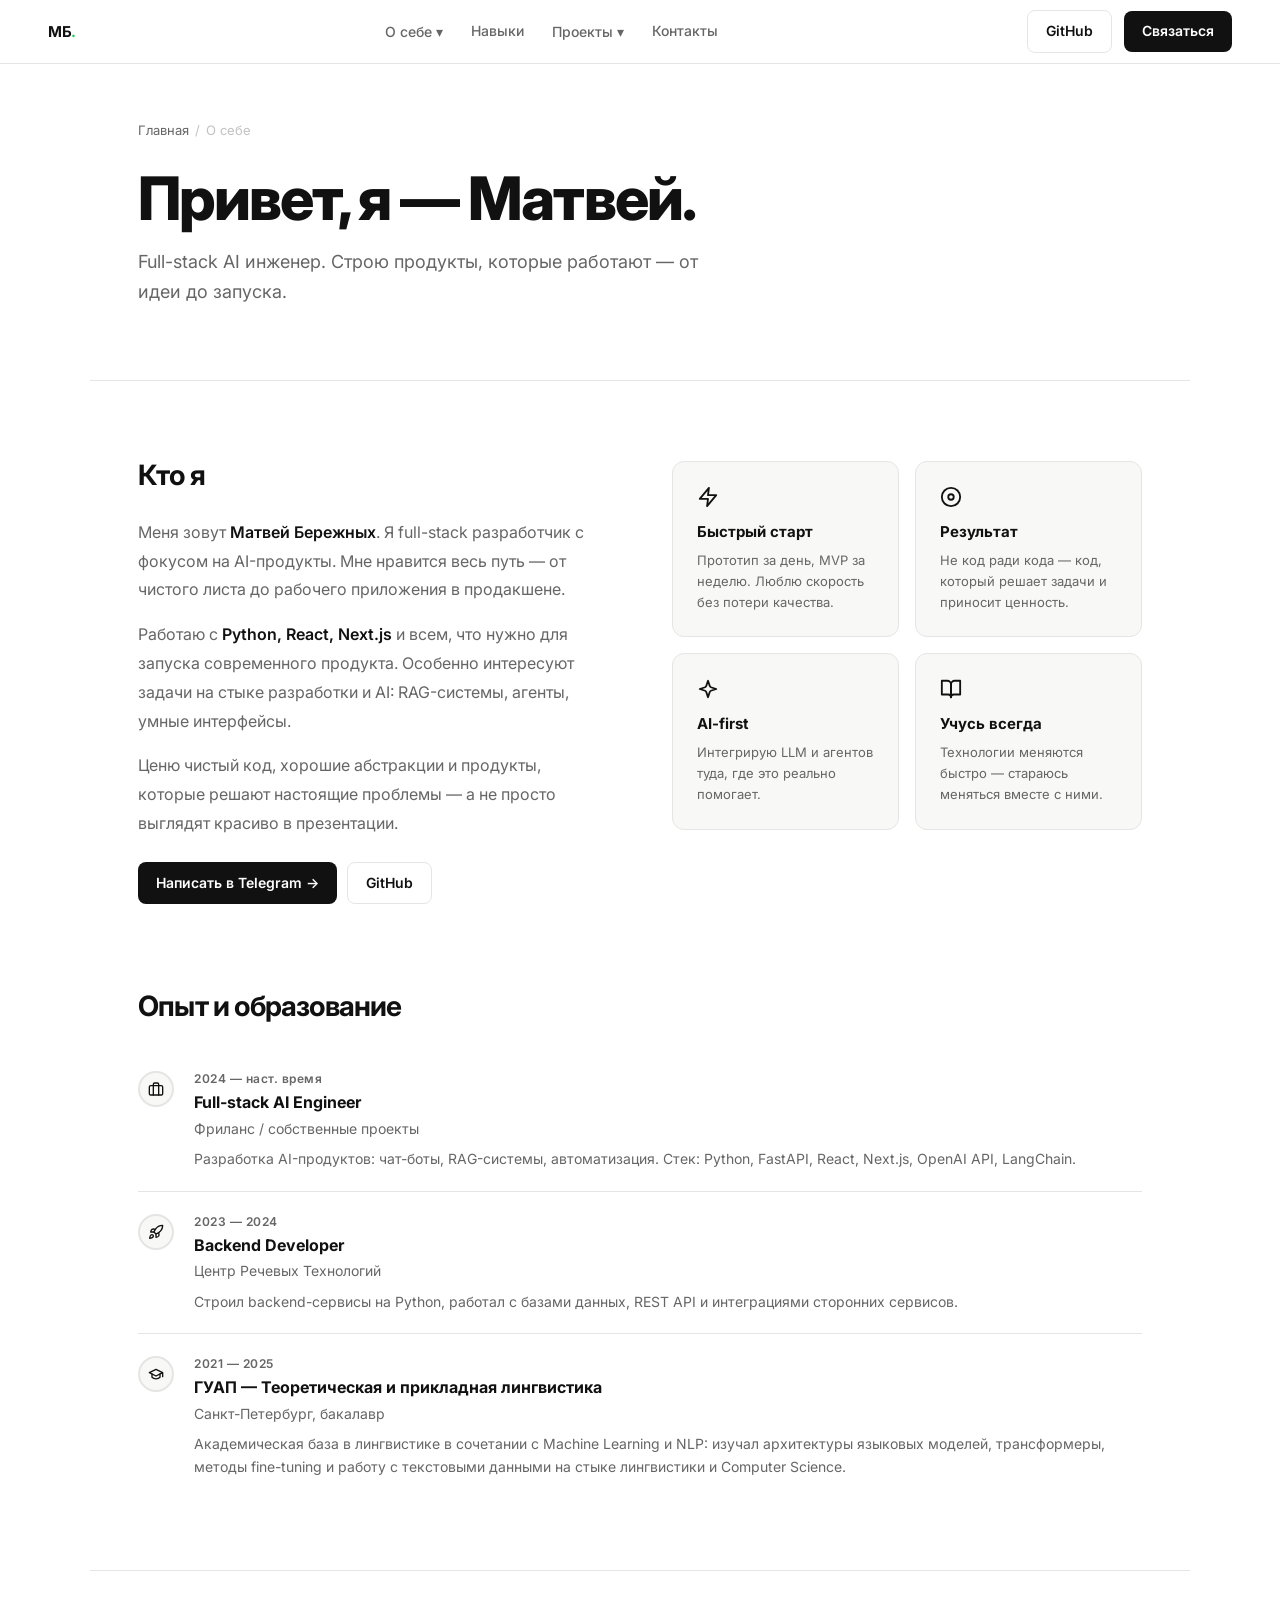
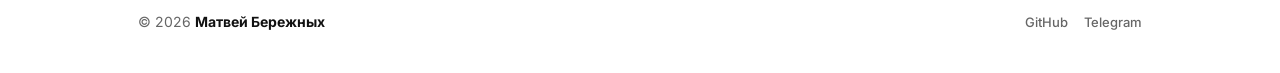
<file: about.html>
<!DOCTYPE html>
<html lang="ru">
<head>
  <meta charset="UTF-8" />
  <meta name="viewport" content="width=device-width, initial-scale=1.0" />
  <title>О себе — Матвей Бережных</title>
  <link rel="preconnect" href="https://fonts.googleapis.com" />
  <link href="https://fonts.googleapis.com/css2?family=Inter:wght@300;400;500;600;700;800&display=swap" rel="stylesheet" />
  <link rel="stylesheet" href="style.css" />
  <style>
    .two-col { display: grid; grid-template-columns: 1fr 1fr; gap: 64px; align-items: start; }
    .content h2 { font-size: 28px; font-weight: 700; letter-spacing: -0.8px; margin-bottom: 20px; }
    .content p { font-size: 16px; color: var(--text-muted); line-height: 1.8; margin-bottom: 16px; }
    .content p strong { color: var(--text); font-weight: 600; }

    /* Timeline */
    .timeline { margin-top: 8px; }
    .tl-item {
      display: flex; gap: 20px; padding: 20px 0;
      border-bottom: 1px solid var(--border);
    }
    .tl-item:last-child { border-bottom: none; }
    .tl-dot {
      width: 36px; height: 36px; border-radius: 50%;
      background: var(--bg2); border: 2px solid var(--border);
      display: flex; align-items: center; justify-content: center;
      font-size: 16px; flex-shrink: 0; margin-top: 2px;
    }
    .tl-year { font-size: 12px; font-weight: 600; color: var(--text-muted); letter-spacing: 0.5px; }
    .tl-title { font-size: 16px; font-weight: 700; color: var(--text); margin-top: 2px; }
    .tl-place { font-size: 14px; color: var(--text-muted); margin-top: 2px; }
    .tl-desc { font-size: 14px; color: var(--text-muted); line-height: 1.6; margin-top: 8px; }

    /* Values grid */
    .values-grid { display: grid; grid-template-columns: 1fr 1fr; gap: 16px; margin-top: 8px; }
    .value-card {
      background: var(--bg2); border: 1px solid var(--border); border-radius: var(--radius);
      padding: 24px; transition: border-color 0.15s;
    }
    .value-card:hover { border-color: #bbb; }
    .value-icon { margin-bottom: 12px; display: flex; align-items: center; color: var(--text); }
    .value-title { font-size: 15px; font-weight: 700; color: var(--text); margin-bottom: 6px; }
    .value-desc { font-size: 13px; color: var(--text-muted); line-height: 1.6; }

    @media (max-width: 768px) {
      .two-col { grid-template-columns: 1fr; gap: 48px; }
      .values-grid { grid-template-columns: 1fr; }
    }
  </style>
</head>
<body>

  <nav id="nav">
    <a href="index.html" class="nav-logo">МБ<span>.</span></a>
    <ul class="nav-links" id="navLinks">
      <li>
        <button onclick="toggleDropdown(this)">О себе <i class="chevron">▾</i></button>
        <div class="dropdown">
          <a href="about.html" class="dropdown-item">
            <div class="di-icon"><svg width="18" height="18" viewBox="0 0 24 24" fill="none" stroke="currentColor" stroke-width="2" stroke-linecap="round" stroke-linejoin="round"><circle cx="12" cy="8" r="4"/><path d="M4 20c0-4 3.6-7 8-7s8 3 8 7"/></svg></div>
            <div class="di-text"><div class="di-title">Обо мне</div><div class="di-desc">Биография, опыт, ценности</div></div>
          </a>
          <a href="about.html#experience" class="dropdown-item">
            <div class="di-icon"><svg width="18" height="18" viewBox="0 0 24 24" fill="none" stroke="currentColor" stroke-width="2" stroke-linecap="round" stroke-linejoin="round"><path d="M6 9H4.5a2.5 2.5 0 0 1 0-5H6"/><path d="M18 9h1.5a2.5 2.5 0 0 0 0-5H18"/><path d="M4 22h16"/><path d="M10 14.66V17c0 .55-.47.98-.97 1.21C7.85 18.75 7 20.24 7 22"/><path d="M14 14.66V17c0 .55.47.98.97 1.21C16.15 18.75 17 20.24 17 22"/><path d="M18 2H6v7a6 6 0 0 0 12 0V2Z"/></svg></div>
            <div class="di-text"><div class="di-title">Опыт и образование</div><div class="di-desc">Чем занимался, где учился</div></div>
          </a>
        </div>
      </li>
      <li><a href="index.html#skills">Навыки</a></li>
      <li>
        <button onclick="toggleDropdown(this)">Проекты <i class="chevron">▾</i></button>
        <div class="dropdown">
          <a href="project-ai.html" class="dropdown-item">
            <div class="di-icon"><svg width="18" height="18" viewBox="0 0 24 24" fill="none" stroke="currentColor" stroke-width="2" stroke-linecap="round" stroke-linejoin="round"><path d="m12 3-1.912 5.813a2 2 0 0 1-1.275 1.275L3 12l5.813 1.912a2 2 0 0 1 1.275 1.275L12 21l1.912-5.813a2 2 0 0 1 1.275-1.275L21 12l-5.813-1.912a2 2 0 0 1-1.275-1.275L12 3Z"/></svg></div>
            <div class="di-text"><div class="di-title">AI Ассистент</div><div class="di-desc">LLM-агент с памятью и RAG</div></div>
          </a>
          <a href="project-outreach.html" class="dropdown-item">
            <div class="di-icon"><svg width="18" height="18" viewBox="0 0 24 24" fill="none" stroke="currentColor" stroke-width="2" stroke-linecap="round" stroke-linejoin="round"><path d="m22 2-7 20-4-9-9-4Z"/><path d="M22 2 11 13"/></svg></div>
            <div class="di-text"><div class="di-title">Outreach автоматизация</div><div class="di-desc">AI-рассылки + аналитика</div></div>
          </a>
          <div class="dropdown-divider"></div>
          <a href="index.html#projects" class="dropdown-item">
            <div class="di-icon"><svg width="18" height="18" viewBox="0 0 24 24" fill="none" stroke="currentColor" stroke-width="2" stroke-linecap="round" stroke-linejoin="round"><rect width="7" height="7" x="3" y="3" rx="1"/><rect width="7" height="7" x="14" y="3" rx="1"/><rect width="7" height="7" x="14" y="14" rx="1"/><rect width="7" height="7" x="3" y="14" rx="1"/></svg></div>
            <div class="di-text"><div class="di-title">Все проекты</div><div class="di-desc">На главной странице</div></div>
          </a>
        </div>
      </li>
      <li><a href="index.html#contact">Контакты</a></li>
    </ul>
    <div class="nav-cta">
      <a href="https://github.com/tamed0g" target="_blank" rel="noopener noreferrer" class="btn btn-outline">GitHub</a>
      <a href="index.html#contact" class="btn btn-primary">Связаться</a>
    </div>
  </nav>

  <div class="page-hero fade-in">
    <div class="breadcrumb">
      <a href="index.html">Главная</a>
      <span>/</span>
      <span>О себе</span>
    </div>
    <h1>Привет, я — Матвей.</h1>
    <p>Full-stack AI инженер. Строю продукты, которые работают — от идеи до запуска.</p>
  </div>

  <div class="content">
    <div class="two-col">
      <div class="fade-in">
        <h2>Кто я</h2>
        <p>Меня зовут <strong>Матвей Бережных</strong>. Я full-stack разработчик с фокусом на AI-продукты. Мне нравится весь путь — от чистого листа до рабочего приложения в продакшене.</p>
        <p>Работаю с <strong>Python, React, Next.js</strong> и всем, что нужно для запуска современного продукта. Особенно интересуют задачи на стыке разработки и AI: RAG-системы, агенты, умные интерфейсы.</p>
        <p>Ценю чистый код, хорошие абстракции и продукты, которые решают настоящие проблемы — а не просто выглядят красиво в презентации.</p>
        <div style="display:flex;gap:10px;margin-top:24px;flex-wrap:wrap;">
          <a href="https://t.me/tamed0g" target="_blank" rel="noopener noreferrer" class="btn btn-primary">Написать в Telegram →</a>
          <a href="https://github.com/tamed0g" target="_blank" rel="noopener noreferrer" class="btn btn-outline">GitHub</a>
        </div>
      </div>
      <div class="values-grid fade-in">
        <div class="value-card">
          <div class="value-icon"><svg width="22" height="22" viewBox="0 0 24 24" fill="none" stroke="currentColor" stroke-width="2" stroke-linecap="round" stroke-linejoin="round"><polygon points="13 2 3 14 12 14 11 22 21 10 12 10 13 2"/></svg></div>
          <div class="value-title">Быстрый старт</div>
          <div class="value-desc">Прототип за день, MVP за неделю. Люблю скорость без потери качества.</div>
        </div>
        <div class="value-card">
          <div class="value-icon"><svg width="22" height="22" viewBox="0 0 24 24" fill="none" stroke="currentColor" stroke-width="2" stroke-linecap="round" stroke-linejoin="round"><circle cx="12" cy="12" r="10"/><circle cx="12" cy="12" r="3"/></svg></div>
          <div class="value-title">Результат</div>
          <div class="value-desc">Не код ради кода — код, который решает задачи и приносит ценность.</div>
        </div>
        <div class="value-card">
          <div class="value-icon"><svg width="22" height="22" viewBox="0 0 24 24" fill="none" stroke="currentColor" stroke-width="2" stroke-linecap="round" stroke-linejoin="round"><path d="m12 3-1.912 5.813a2 2 0 0 1-1.275 1.275L3 12l5.813 1.912a2 2 0 0 1 1.275 1.275L12 21l1.912-5.813a2 2 0 0 1 1.275-1.275L21 12l-5.813-1.912a2 2 0 0 1-1.275-1.275L12 3Z"/></svg></div>
          <div class="value-title">AI-first</div>
          <div class="value-desc">Интегрирую LLM и агентов туда, где это реально помогает.</div>
        </div>
        <div class="value-card">
          <div class="value-icon"><svg width="22" height="22" viewBox="0 0 24 24" fill="none" stroke="currentColor" stroke-width="2" stroke-linecap="round" stroke-linejoin="round"><path d="M2 3h6a4 4 0 0 1 4 4v14a3 3 0 0 0-3-3H2z"/><path d="M22 3h-6a4 4 0 0 0-4 4v14a3 3 0 0 1 3-3h7z"/></svg></div>
          <div class="value-title">Учусь всегда</div>
          <div class="value-desc">Технологии меняются быстро — стараюсь меняться вместе с ними.</div>
        </div>
      </div>
    </div>

    <div style="margin-top: 80px;" id="experience">
      <h2 class="fade-in">Опыт и образование</h2>
      <div class="timeline">
        <div class="tl-item fade-in">
          <div class="tl-dot"><svg width="16" height="16" viewBox="0 0 24 24" fill="none" stroke="currentColor" stroke-width="2" stroke-linecap="round" stroke-linejoin="round"><rect width="20" height="14" x="2" y="7" rx="2"/><path d="M16 21V5a2 2 0 0 0-2-2h-4a2 2 0 0 0-2 2v16"/></svg></div>
          <div class="tl-body">
            <div class="tl-year">2024 — наст. время</div>
            <div class="tl-title">Full-stack AI Engineer</div>
            <div class="tl-place">Фриланс / собственные проекты</div>
            <div class="tl-desc">Разработка AI-продуктов: чат-боты, RAG-системы, автоматизация. Стек: Python, FastAPI, React, Next.js, OpenAI API, LangChain.</div>
          </div>
        </div>
        <div class="tl-item fade-in">
          <div class="tl-dot"><svg width="16" height="16" viewBox="0 0 24 24" fill="none" stroke="currentColor" stroke-width="2" stroke-linecap="round" stroke-linejoin="round"><path d="M4.5 16.5c-1.5 1.26-2 5-2 5s3.74-.5 5-2c.71-.84.7-2.13-.09-2.91a2.18 2.18 0 0 0-2.91-.09z"/><path d="m12 15-3-3a22 22 0 0 1 2-3.95A12.88 12.88 0 0 1 22 2c0 2.72-.78 7.5-6 11a22.35 22.35 0 0 1-4 2z"/><path d="M9 12H4s.55-3.03 2-4c1.62-1.08 5 0 5 0"/><path d="M12 15v5s3.03-.55 4-2c1.08-1.62 0-5 0-5"/></svg></div>
          <div class="tl-body">
            <div class="tl-year">2023 — 2024</div>
            <div class="tl-title">Backend Developer</div>
            <div class="tl-place">Центр Речевых Технологий</div>
            <div class="tl-desc">Строил backend-сервисы на Python, работал с базами данных, REST API и интеграциями сторонних сервисов.</div>
          </div>
        </div>
        <div class="tl-item fade-in">
          <div class="tl-dot"><svg width="16" height="16" viewBox="0 0 24 24" fill="none" stroke="currentColor" stroke-width="2" stroke-linecap="round" stroke-linejoin="round"><path d="M22 10v6M2 10l10-5 10 5-10 5z"/><path d="M6 12v5c3 3 9 3 12 0v-5"/></svg></div>
          <div class="tl-body">
            <div class="tl-year">2021 — 2025</div>
            <div class="tl-title">ГУАП — Теоретическая и прикладная лингвистика</div>
            <div class="tl-place">Санкт-Петербург, бакалавр</div>
            <div class="tl-desc">Академическая база в лингвистике в сочетании с Machine Learning и NLP: изучал архитектуры языковых моделей, трансформеры, методы fine-tuning и работу с текстовыми данными на стыке лингвистики и Computer Science.</div>
          </div>
        </div>
      </div>
    </div>
  </div>

  <footer>
    <div class="footer-left">© 2026 <a href="index.html">Матвей Бережных</a></div>
    <div class="footer-socials">
      <a href="https://github.com/tamed0g" target="_blank" rel="noopener noreferrer">GitHub</a>
      <a href="https://t.me/tamed0g" target="_blank" rel="noopener noreferrer">Telegram</a>
    </div>
  </footer>

  <script src="main.js"></script>
</body>
</html>
</file>
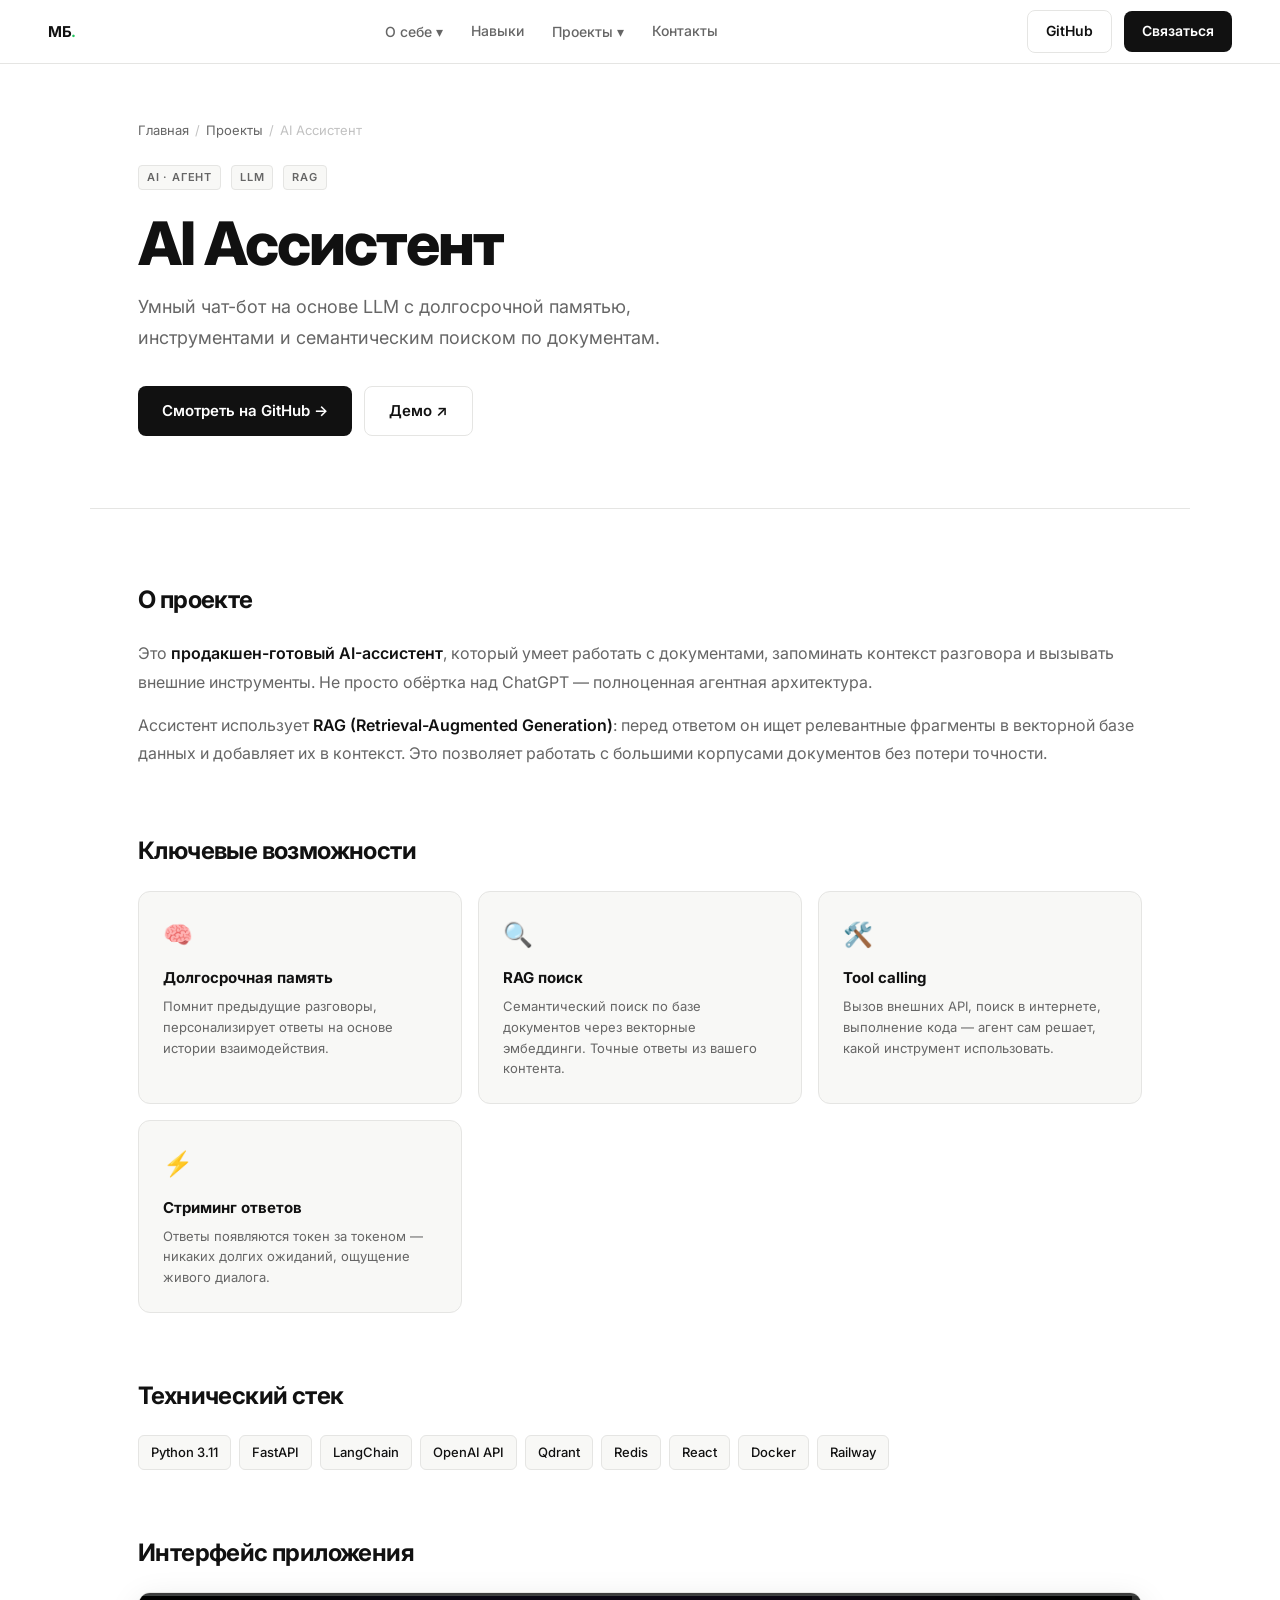
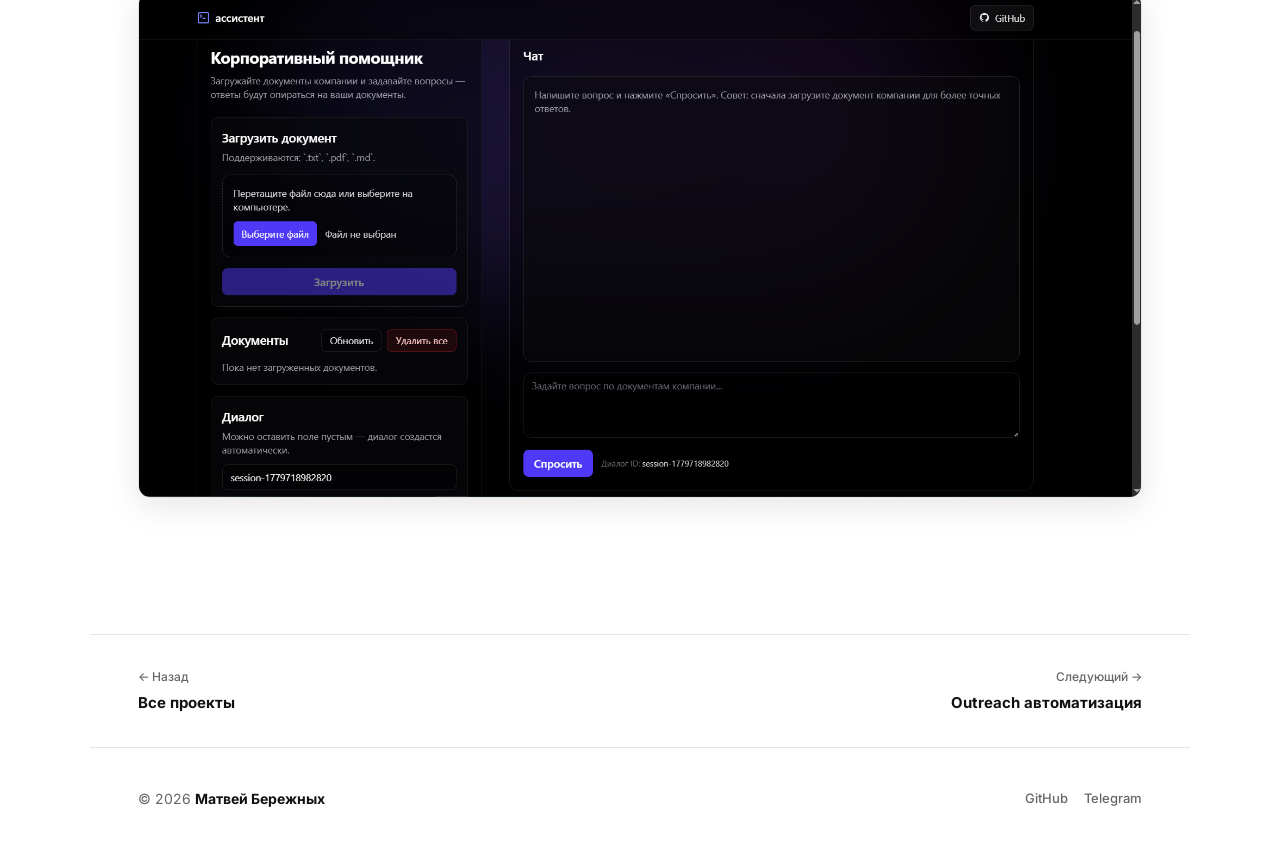
<file: project-ai.html>
<!DOCTYPE html>
<html lang="ru">
<head>
  <meta charset="UTF-8" />
  <meta name="viewport" content="width=device-width, initial-scale=1.0" />
  <title>AI Ассистент — Матвей Бережных</title>
  <link rel="preconnect" href="https://fonts.googleapis.com" />
  <link href="https://fonts.googleapis.com/css2?family=Inter:wght@300;400;500;600;700;800&display=swap" rel="stylesheet" />
  <link rel="stylesheet" href="style.css" />
  <style>
    .project-screenshot {
      margin-top: 8px; border-radius: var(--radius);
      overflow: hidden; border: 1px solid var(--border);
      box-shadow: 0 8px 32px rgba(0,0,0,0.10);
    }
    .project-screenshot img {
      width: 100%; display: block;
    }
  </style>
</head>
<body>

  <nav id="nav">
    <a href="index.html" class="nav-logo">МБ<span>.</span></a>
    <ul class="nav-links" id="navLinks">
      <li>
        <button onclick="toggleDropdown(this)">О себе <i class="chevron">▾</i></button>
        <div class="dropdown">
          <a href="about.html" class="dropdown-item"><div class="di-icon"><svg width="18" height="18" viewBox="0 0 24 24" fill="none" stroke="currentColor" stroke-width="2" stroke-linecap="round" stroke-linejoin="round"><circle cx="12" cy="8" r="4"/><path d="M4 20c0-4 3.6-7 8-7s8 3 8 7"/></svg></div><div class="di-text"><div class="di-title">Обо мне</div><div class="di-desc">Биография, опыт, ценности</div></div></a>
          <a href="about.html#experience" class="dropdown-item"><div class="di-icon"><svg width="18" height="18" viewBox="0 0 24 24" fill="none" stroke="currentColor" stroke-width="2" stroke-linecap="round" stroke-linejoin="round"><path d="M6 9H4.5a2.5 2.5 0 0 1 0-5H6"/><path d="M18 9h1.5a2.5 2.5 0 0 0 0-5H18"/><path d="M4 22h16"/><path d="M10 14.66V17c0 .55-.47.98-.97 1.21C7.85 18.75 7 20.24 7 22"/><path d="M14 14.66V17c0 .55.47.98.97 1.21C16.15 18.75 17 20.24 17 22"/><path d="M18 2H6v7a6 6 0 0 0 12 0V2Z"/></svg></div><div class="di-text"><div class="di-title">Опыт и образование</div><div class="di-desc">Чем занимался, где учился</div></div></a>
        </div>
      </li>
      <li><a href="index.html#skills">Навыки</a></li>
      <li>
        <button onclick="toggleDropdown(this)">Проекты <i class="chevron">▾</i></button>
        <div class="dropdown">
          <a href="project-ai.html" class="dropdown-item"><div class="di-icon"><svg width="18" height="18" viewBox="0 0 24 24" fill="none" stroke="currentColor" stroke-width="2" stroke-linecap="round" stroke-linejoin="round"><path d="m12 3-1.912 5.813a2 2 0 0 1-1.275 1.275L3 12l5.813 1.912a2 2 0 0 1 1.275 1.275L12 21l1.912-5.813a2 2 0 0 1 1.275-1.275L21 12l-5.813-1.912a2 2 0 0 1-1.275-1.275L12 3Z"/></svg></div><div class="di-text"><div class="di-title">AI Ассистент</div><div class="di-desc">LLM-агент с памятью и RAG</div></div></a>
          <a href="project-outreach.html" class="dropdown-item"><div class="di-icon"><svg width="18" height="18" viewBox="0 0 24 24" fill="none" stroke="currentColor" stroke-width="2" stroke-linecap="round" stroke-linejoin="round"><path d="m22 2-7 20-4-9-9-4Z"/><path d="M22 2 11 13"/></svg></div><div class="di-text"><div class="di-title">Outreach автоматизация</div><div class="di-desc">AI-рассылки + аналитика</div></div></a>
          <div class="dropdown-divider"></div>
          <a href="index.html#projects" class="dropdown-item"><div class="di-icon"><svg width="18" height="18" viewBox="0 0 24 24" fill="none" stroke="currentColor" stroke-width="2" stroke-linecap="round" stroke-linejoin="round"><rect width="7" height="7" x="3" y="3" rx="1"/><rect width="7" height="7" x="14" y="3" rx="1"/><rect width="7" height="7" x="14" y="14" rx="1"/><rect width="7" height="7" x="3" y="14" rx="1"/></svg></div><div class="di-text"><div class="di-title">Все проекты</div><div class="di-desc">На главной странице</div></div></a>
        </div>
      </li>
      <li><a href="index.html#contact">Контакты</a></li>
    </ul>
    <div class="nav-cta">
      <a href="https://github.com/tamed0g" target="_blank" rel="noopener noreferrer" class="btn btn-outline">GitHub</a>
      <a href="index.html#contact" class="btn btn-primary">Связаться</a>
    </div>
  </nav>

  <div class="page-hero fade-in">
    <div class="breadcrumb">
      <a href="index.html">Главная</a><span>/</span>
      <a href="index.html#projects">Проекты</a><span>/</span>
      <span>AI Ассистент</span>
    </div>
    <div class="hero-meta">
      <span class="project-tag">AI · Агент</span>
      <span class="project-tag">LLM</span>
      <span class="project-tag">RAG</span>
    </div>
    <h1>AI Ассистент</h1>
    <p>Умный чат-бот на основе LLM с долгосрочной памятью, инструментами и семантическим поиском по документам.</p>
    <div class="hero-actions">
      <a href="https://github.com/tamed0g/assistant" target="_blank" rel="noopener noreferrer" class="btn btn-primary">Смотреть на GitHub →</a>
      <a href="https://github.com/tamed0g/assistant" target="_blank" rel="noopener noreferrer" class="btn btn-outline">Демо ↗</a>
    </div>
  </div>

  <div class="content">

    <div class="content-block fade-in">
      <h2>О проекте</h2>
      <p>Это <strong>продакшен-готовый AI-ассистент</strong>, который умеет работать с документами, запоминать контекст разговора и вызывать внешние инструменты. Не просто обёртка над ChatGPT — полноценная агентная архитектура.</p>
      <p>Ассистент использует <strong>RAG (Retrieval-Augmented Generation)</strong>: перед ответом он ищет релевантные фрагменты в векторной базе данных и добавляет их в контекст. Это позволяет работать с большими корпусами документов без потери точности.</p>
    </div>

    <div class="content-block fade-in">
      <h2>Ключевые возможности</h2>
      <div class="feature-grid">
        <div class="feature-card">
          <div class="feature-icon">🧠</div>
          <div class="feature-title">Долгосрочная память</div>
          <div class="feature-desc">Помнит предыдущие разговоры, персонализирует ответы на основе истории взаимодействия.</div>
        </div>
        <div class="feature-card">
          <div class="feature-icon">🔍</div>
          <div class="feature-title">RAG поиск</div>
          <div class="feature-desc">Семантический поиск по базе документов через векторные эмбеддинги. Точные ответы из вашего контента.</div>
        </div>
        <div class="feature-card">
          <div class="feature-icon">🛠️</div>
          <div class="feature-title">Tool calling</div>
          <div class="feature-desc">Вызов внешних API, поиск в интернете, выполнение кода — агент сам решает, какой инструмент использовать.</div>
        </div>
        <div class="feature-card">
          <div class="feature-icon">⚡</div>
          <div class="feature-title">Стриминг ответов</div>
          <div class="feature-desc">Ответы появляются токен за токеном — никаких долгих ожиданий, ощущение живого диалога.</div>
        </div>
      </div>
    </div>

    <div class="content-block fade-in">
      <h2>Технический стек</h2>
      <div class="stack-row">
        <span class="stack-tag">Python 3.11</span>
        <span class="stack-tag">FastAPI</span>
        <span class="stack-tag">LangChain</span>
        <span class="stack-tag">OpenAI API</span>
        <span class="stack-tag">Qdrant</span>
        <span class="stack-tag">Redis</span>
        <span class="stack-tag">React</span>
        <span class="stack-tag">Docker</span>
        <span class="stack-tag">Railway</span>
      </div>
    </div>

    <div class="content-block fade-in">
      <h2>Интерфейс приложения</h2>
      <div class="project-screenshot">
        <img src="images/assistant.png" alt="AI Ассистент — скриншот интерфейса" />
      </div>
    </div>

  </div>

  <div class="project-nav">
    <a href="index.html#projects" class="pnav-link">
      <span class="pnav-label">← Назад</span>
      <span class="pnav-title">Все проекты</span>
    </a>
    <a href="project-outreach.html" class="pnav-link right">
      <span class="pnav-label">Следующий →</span>
      <span class="pnav-title">Outreach автоматизация</span>
    </a>
  </div>

  <footer>
    <div class="footer-left">© 2026 <a href="index.html">Матвей Бережных</a></div>
    <div class="footer-socials">
      <a href="https://github.com/tamed0g" target="_blank" rel="noopener noreferrer">GitHub</a>
      <a href="https://t.me/tamed0g" target="_blank" rel="noopener noreferrer">Telegram</a>
    </div>
  </footer>

  <script src="main.js"></script>
</body>
</html>
</file>
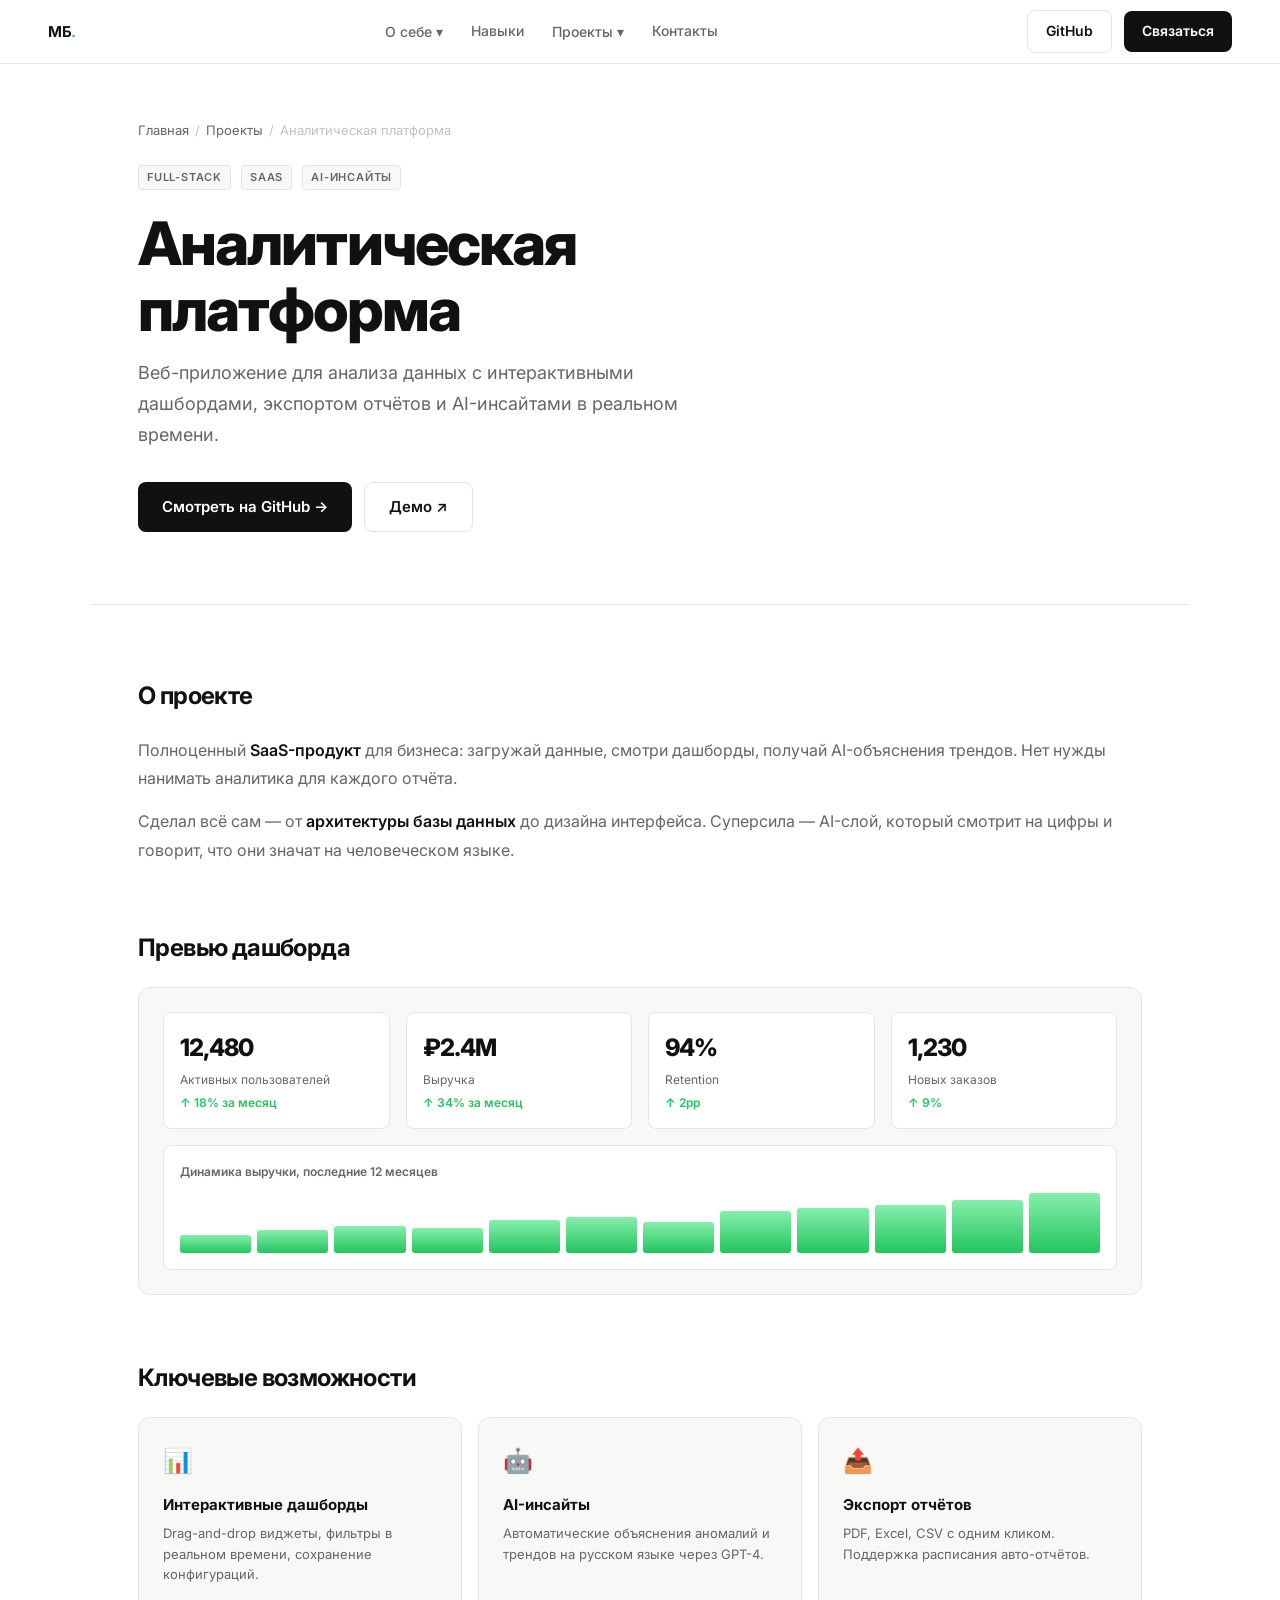
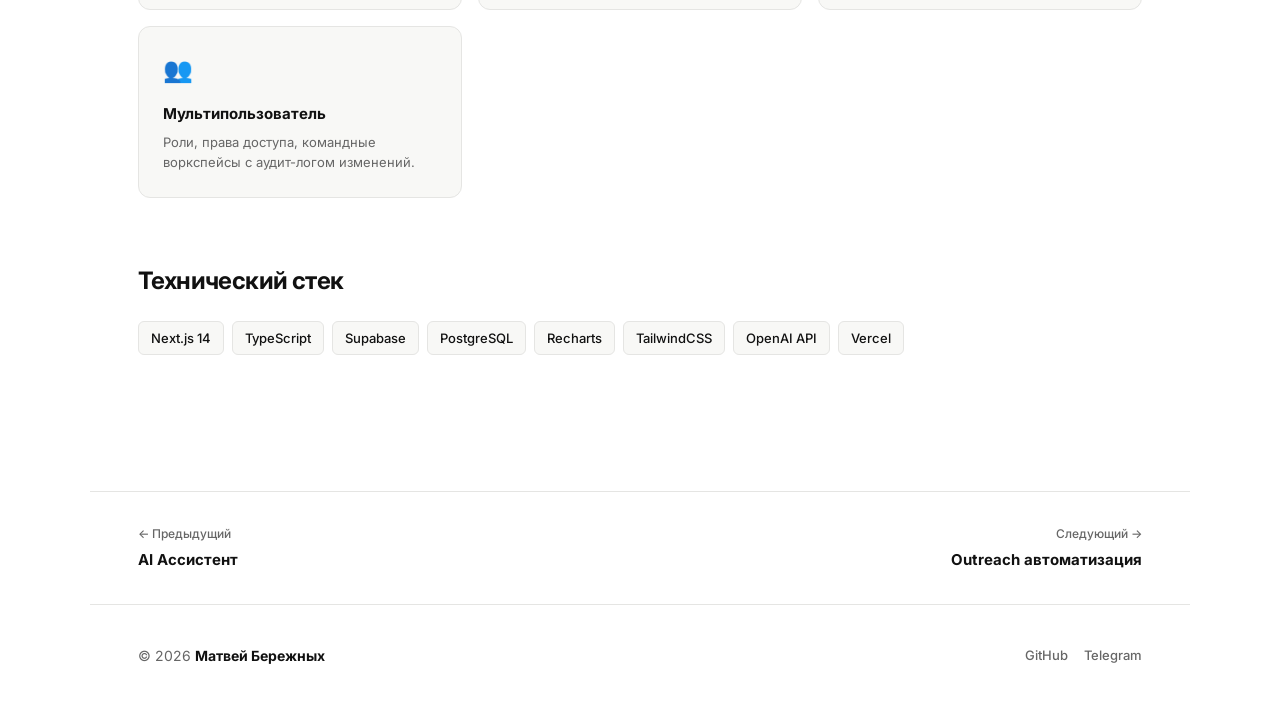
<file: project-analytics.html>
<!DOCTYPE html>
<html lang="ru">
<head>
  <meta charset="UTF-8" />
  <meta name="viewport" content="width=device-width, initial-scale=1.0" />
  <title>Аналитическая платформа — Матвей Бережных</title>
  <link rel="preconnect" href="https://fonts.googleapis.com" />
  <link href="https://fonts.googleapis.com/css2?family=Inter:wght@300;400;500;600;700;800&display=swap" rel="stylesheet" />
  <link rel="stylesheet" href="style.css" />
  <style>
    /* Dashboard mockup */
    .dash-mockup {
      background: var(--bg2); border: 1px solid var(--border); border-radius: var(--radius);
      padding: 24px; margin-top: 8px;
    }
    .dash-row { display: flex; gap: 16px; margin-bottom: 16px; flex-wrap: wrap; }
    .dash-kpi {
      flex: 1; min-width: 120px; background: var(--bg); border: 1px solid var(--border);
      border-radius: 8px; padding: 16px;
    }
    .dash-kpi .kpi-num { font-size: 24px; font-weight: 800; letter-spacing: -1px; }
    .dash-kpi .kpi-label { font-size: 12px; color: var(--text-muted); margin-top: 2px; }
    .dash-kpi .kpi-delta { font-size: 12px; color: #22c55e; font-weight: 600; margin-top: 4px; }
    .dash-chart {
      background: var(--bg); border: 1px solid var(--border); border-radius: 8px; padding: 16px;
    }
    .dash-chart-label { font-size: 12px; font-weight: 600; color: var(--text-muted); margin-bottom: 12px; }
    .bars { display: flex; align-items: flex-end; gap: 6px; height: 60px; }
    .bar {
      flex: 1; background: linear-gradient(to top, #22c55e, #86efac);
      border-radius: 3px; min-height: 8px; transition: opacity 0.2s;
    }
    .bar:hover { opacity: 0.7; }
  </style>
</head>
<body>

  <nav id="nav">
    <a href="index.html" class="nav-logo">МБ<span>.</span></a>
    <ul class="nav-links" id="navLinks">
      <li>
        <button onclick="toggleDropdown(this)">О себе <i class="chevron">▾</i></button>
        <div class="dropdown">
          <a href="about.html" class="dropdown-item"><div class="di-icon"><svg width="18" height="18" viewBox="0 0 24 24" fill="none" stroke="currentColor" stroke-width="2" stroke-linecap="round" stroke-linejoin="round"><circle cx="12" cy="8" r="4"/><path d="M4 20c0-4 3.6-7 8-7s8 3 8 7"/></svg></div><div class="di-text"><div class="di-title">Обо мне</div><div class="di-desc">Биография, опыт, ценности</div></div></a>
          <a href="about.html#experience" class="dropdown-item"><div class="di-icon"><svg width="18" height="18" viewBox="0 0 24 24" fill="none" stroke="currentColor" stroke-width="2" stroke-linecap="round" stroke-linejoin="round"><path d="M6 9H4.5a2.5 2.5 0 0 1 0-5H6"/><path d="M18 9h1.5a2.5 2.5 0 0 0 0-5H18"/><path d="M4 22h16"/><path d="M10 14.66V17c0 .55-.47.98-.97 1.21C7.85 18.75 7 20.24 7 22"/><path d="M14 14.66V17c0 .55.47.98.97 1.21C16.15 18.75 17 20.24 17 22"/><path d="M18 2H6v7a6 6 0 0 0 12 0V2Z"/></svg></div><div class="di-text"><div class="di-title">Опыт и образование</div><div class="di-desc">Чем занимался, где учился</div></div></a>
        </div>
      </li>
      <li><a href="index.html#skills">Навыки</a></li>
      <li>
        <button onclick="toggleDropdown(this)">Проекты <i class="chevron">▾</i></button>
        <div class="dropdown">
          <a href="project-ai.html" class="dropdown-item"><div class="di-icon">🤖</div><div class="di-text"><div class="di-title">AI Ассистент</div><div class="di-desc">LLM-агент с памятью и RAG</div></div></a>
          <a href="project-analytics.html" class="dropdown-item"><div class="di-icon">📊</div><div class="di-text"><div class="di-title">Аналитическая платформа</div><div class="di-desc">SaaS-дашборды + AI-инсайты</div></div></a>
          <a href="project-outreach.html" class="dropdown-item"><div class="di-icon">✉️</div><div class="di-text"><div class="di-title">Outreach автоматизация</div><div class="di-desc">AI-рассылки + аналитика</div></div></a>
          <div class="dropdown-divider"></div>
          <a href="index.html#projects" class="dropdown-item"><div class="di-icon">→</div><div class="di-text"><div class="di-title">Все проекты</div><div class="di-desc">На главной странице</div></div></a>
        </div>
      </li>
      <li><a href="index.html#contact">Контакты</a></li>
    </ul>
    <div class="nav-cta">
      <a href="https://github.com/tamed0g" target="_blank" rel="noopener noreferrer" class="btn btn-outline">GitHub</a>
      <a href="index.html#contact" class="btn btn-primary">Связаться</a>
    </div>
  </nav>

  <div class="page-hero fade-in">
    <div class="breadcrumb">
      <a href="index.html">Главная</a><span>/</span>
      <a href="index.html#projects">Проекты</a><span>/</span>
      <span>Аналитическая платформа</span>
    </div>
    <div class="hero-meta">
      <span class="project-tag">Full-stack</span>
      <span class="project-tag">SaaS</span>
      <span class="project-tag">AI-инсайты</span>
    </div>
    <h1>Аналитическая<br/>платформа</h1>
    <p>Веб-приложение для анализа данных с интерактивными дашбордами, экспортом отчётов и AI-инсайтами в реальном времени.</p>
    <div class="hero-actions">
      <a href="https://github.com/tamed0g/ai_dashboard" target="_blank" rel="noopener noreferrer" class="btn btn-primary">Смотреть на GitHub →</a>
      <a href="https://github.com/tamed0g/ai_dashboard" target="_blank" rel="noopener noreferrer" class="btn btn-outline">Демо ↗</a>
    </div>
  </div>

  <div class="content">

    <div class="content-block fade-in">
      <h2>О проекте</h2>
      <p>Полноценный <strong>SaaS-продукт</strong> для бизнеса: загружай данные, смотри дашборды, получай AI-объяснения трендов. Нет нужды нанимать аналитика для каждого отчёта.</p>
      <p>Сделал всё сам — от <strong>архитектуры базы данных</strong> до дизайна интерфейса. Суперсила — AI-слой, который смотрит на цифры и говорит, что они значат на человеческом языке.</p>
    </div>

    <div class="content-block fade-in">
      <h2>Превью дашборда</h2>
      <div class="dash-mockup">
        <div class="dash-row">
          <div class="dash-kpi">
            <div class="kpi-num">12,480</div>
            <div class="kpi-label">Активных пользователей</div>
            <div class="kpi-delta">↑ 18% за месяц</div>
          </div>
          <div class="dash-kpi">
            <div class="kpi-num">₽2.4M</div>
            <div class="kpi-label">Выручка</div>
            <div class="kpi-delta">↑ 34% за месяц</div>
          </div>
          <div class="dash-kpi">
            <div class="kpi-num">94%</div>
            <div class="kpi-label">Retention</div>
            <div class="kpi-delta">↑ 2pp</div>
          </div>
          <div class="dash-kpi">
            <div class="kpi-num">1,230</div>
            <div class="kpi-label">Новых заказов</div>
            <div class="kpi-delta">↑ 9%</div>
          </div>
        </div>
        <div class="dash-chart">
          <div class="dash-chart-label">Динамика выручки, последние 12 месяцев</div>
          <div class="bars">
            <div class="bar" style="height:30%"></div>
            <div class="bar" style="height:38%"></div>
            <div class="bar" style="height:45%"></div>
            <div class="bar" style="height:42%"></div>
            <div class="bar" style="height:55%"></div>
            <div class="bar" style="height:60%"></div>
            <div class="bar" style="height:52%"></div>
            <div class="bar" style="height:70%"></div>
            <div class="bar" style="height:75%"></div>
            <div class="bar" style="height:80%"></div>
            <div class="bar" style="height:88%"></div>
            <div class="bar" style="height:100%"></div>
          </div>
        </div>
      </div>
    </div>

    <div class="content-block fade-in">
      <h2>Ключевые возможности</h2>
      <div class="feature-grid">
        <div class="feature-card">
          <div class="feature-icon">📊</div>
          <div class="feature-title">Интерактивные дашборды</div>
          <div class="feature-desc">Drag-and-drop виджеты, фильтры в реальном времени, сохранение конфигураций.</div>
        </div>
        <div class="feature-card">
          <div class="feature-icon">🤖</div>
          <div class="feature-title">AI-инсайты</div>
          <div class="feature-desc">Автоматические объяснения аномалий и трендов на русском языке через GPT-4.</div>
        </div>
        <div class="feature-card">
          <div class="feature-icon">📤</div>
          <div class="feature-title">Экспорт отчётов</div>
          <div class="feature-desc">PDF, Excel, CSV с одним кликом. Поддержка расписания авто-отчётов.</div>
        </div>
        <div class="feature-card">
          <div class="feature-icon">👥</div>
          <div class="feature-title">Мультипользователь</div>
          <div class="feature-desc">Роли, права доступа, командные воркспейсы с аудит-логом изменений.</div>
        </div>
      </div>
    </div>

    <div class="content-block fade-in">
      <h2>Технический стек</h2>
      <div class="stack-row">
        <span class="stack-tag">Next.js 14</span>
        <span class="stack-tag">TypeScript</span>
        <span class="stack-tag">Supabase</span>
        <span class="stack-tag">PostgreSQL</span>
        <span class="stack-tag">Recharts</span>
        <span class="stack-tag">TailwindCSS</span>
        <span class="stack-tag">OpenAI API</span>
        <span class="stack-tag">Vercel</span>
      </div>
    </div>

  </div>

  <div class="project-nav">
    <a href="project-ai.html" class="pnav-link">
      <span class="pnav-label">← Предыдущий</span>
      <span class="pnav-title">AI Ассистент</span>
    </a>
    <a href="project-outreach.html" class="pnav-link right">
      <span class="pnav-label">Следующий →</span>
      <span class="pnav-title">Outreach автоматизация</span>
    </a>
  </div>

  <footer>
    <div class="footer-left">© 2026 <a href="index.html">Матвей Бережных</a></div>
    <div class="footer-socials">
      <a href="https://github.com/tamed0g" target="_blank" rel="noopener noreferrer">GitHub</a>
      <a href="https://t.me/tamed0g" target="_blank" rel="noopener noreferrer">Telegram</a>
    </div>
  </footer>

  <script src="main.js"></script>
</body>
</html>
</file>
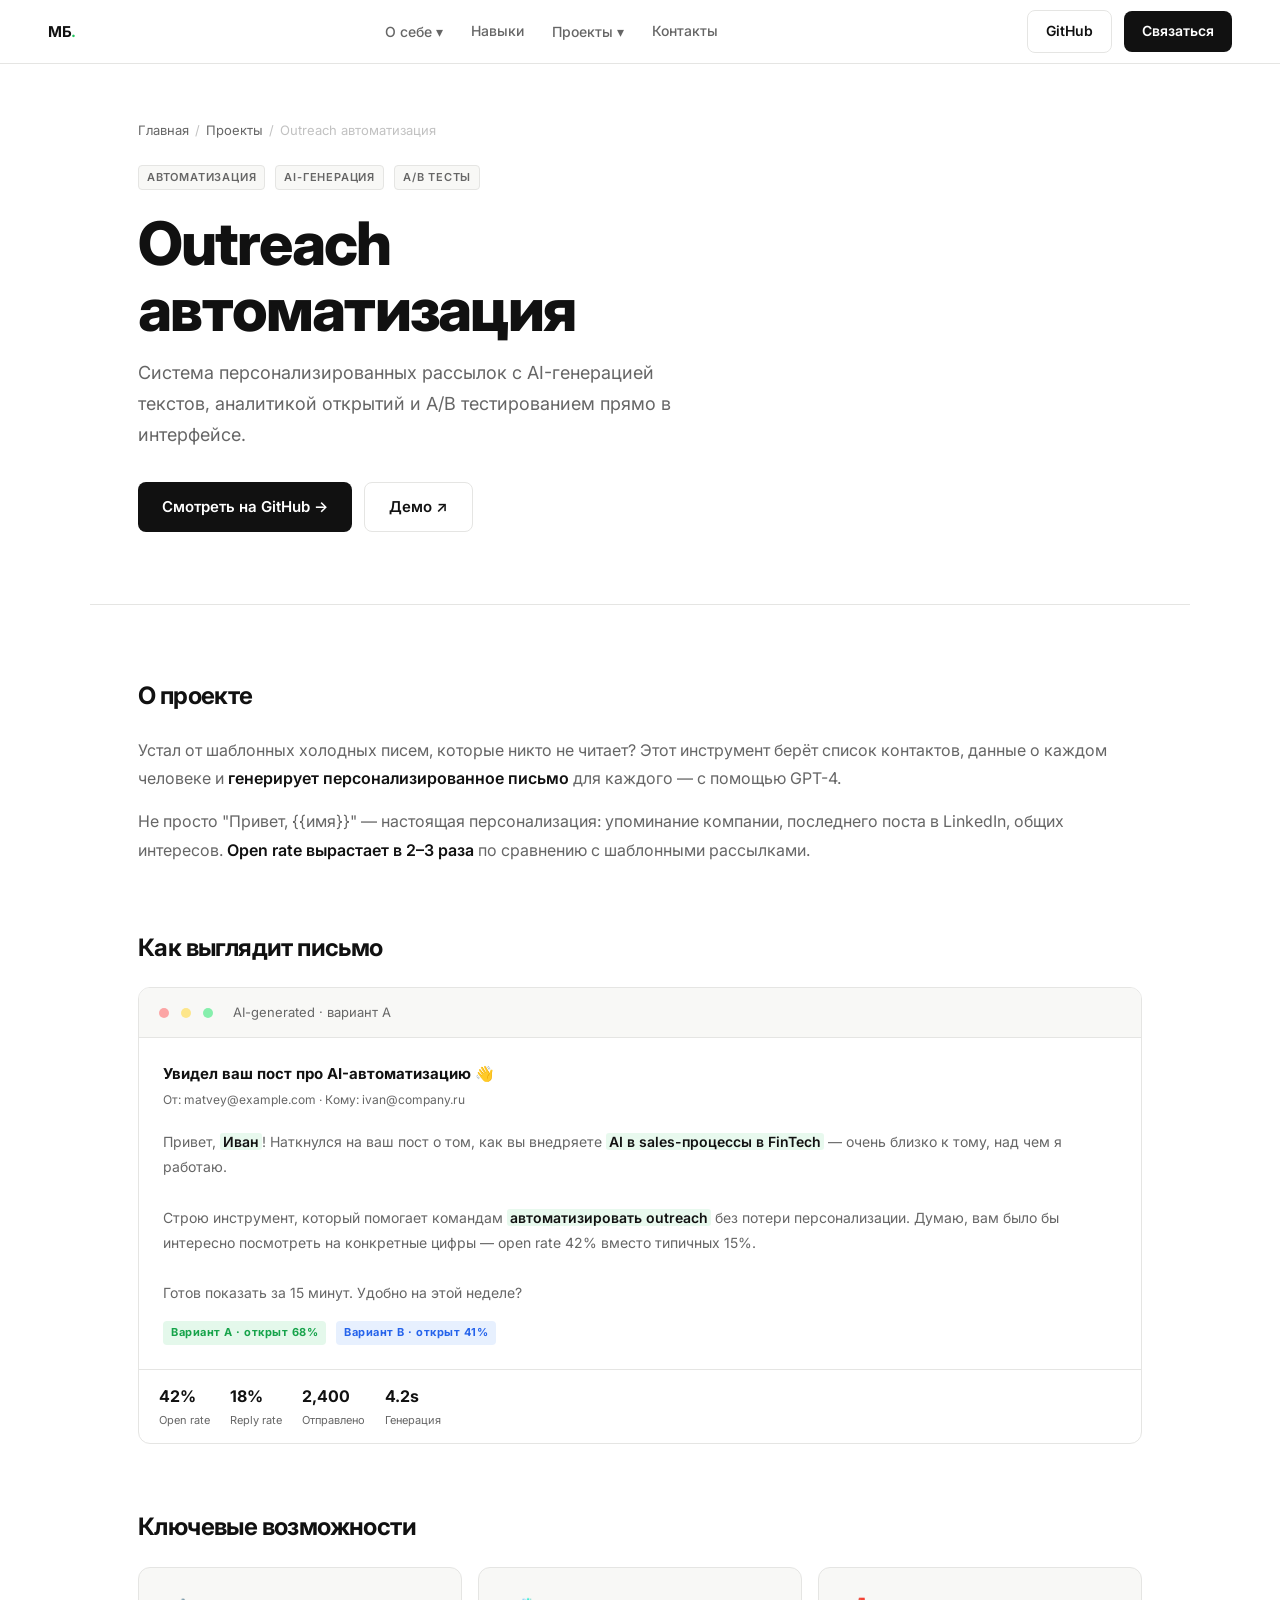
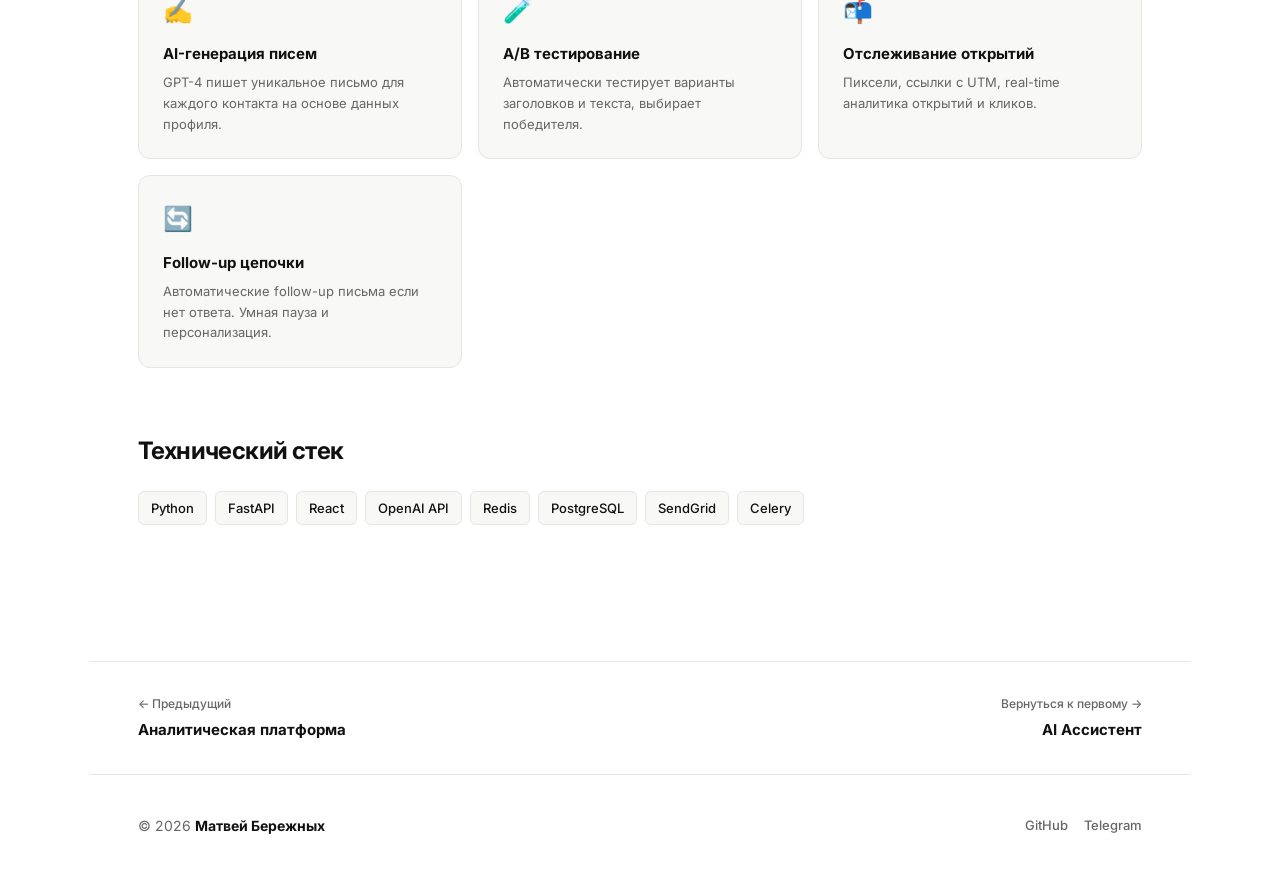
<file: project-outreach.html>
<!DOCTYPE html>
<html lang="ru">
<head>
  <meta charset="UTF-8" />
  <meta name="viewport" content="width=device-width, initial-scale=1.0" />
  <title>Outreach автоматизация — Матвей Бережных</title>
  <link rel="preconnect" href="https://fonts.googleapis.com" />
  <link href="https://fonts.googleapis.com/css2?family=Inter:wght@300;400;500;600;700;800&display=swap" rel="stylesheet" />
  <link rel="stylesheet" href="style.css" />
  <style>
    /* Email preview mockup */
    .email-preview {
      background: var(--bg); border: 1px solid var(--border); border-radius: var(--radius);
      overflow: hidden; margin-top: 8px;
    }
    .ep-header {
      background: var(--bg2); border-bottom: 1px solid var(--border);
      padding: 14px 20px; display: flex; align-items: center; gap: 12px;
    }
    .ep-dot { width: 10px; height: 10px; border-radius: 50%; background: var(--border); }
    .ep-dot.red { background: #fca5a5; }
    .ep-dot.yellow { background: #fde68a; }
    .ep-dot.green { background: #86efac; }
    .ep-body { padding: 24px; }
    .ep-subject { font-size: 15px; font-weight: 700; margin-bottom: 4px; }
    .ep-meta { font-size: 12px; color: var(--text-muted); margin-bottom: 20px; }
    .ep-text { font-size: 14px; color: var(--text-muted); line-height: 1.8; }
    .ep-text .highlight { color: var(--text); font-weight: 600; background: rgba(34,197,94,0.1); padding: 0 3px; border-radius: 3px; }
    .ep-ab { display: flex; gap: 10px; margin-top: 16px; }
    .ep-ab-tag { font-size: 11px; font-weight: 700; letter-spacing: 0.5px; padding: 3px 8px; border-radius: 4px; }
    .ep-ab-tag.a { background: rgba(34,197,94,0.12); color: #16a34a; }
    .ep-ab-tag.b { background: rgba(59,130,246,0.12); color: #2563eb; }
    .ep-stats { display: flex; gap: 20px; border-top: 1px solid var(--border); padding: 14px 20px; }
    .ep-stat { display: flex; flex-direction: column; gap: 2px; }
    .ep-stat .es-num { font-size: 16px; font-weight: 700; }
    .ep-stat .es-label { font-size: 11px; color: var(--text-muted); }
  </style>
</head>
<body>

  <nav id="nav">
    <a href="index.html" class="nav-logo">МБ<span>.</span></a>
    <ul class="nav-links" id="navLinks">
      <li>
        <button onclick="toggleDropdown(this)">О себе <i class="chevron">▾</i></button>
        <div class="dropdown">
          <a href="about.html" class="dropdown-item"><div class="di-icon"><svg width="18" height="18" viewBox="0 0 24 24" fill="none" stroke="currentColor" stroke-width="2" stroke-linecap="round" stroke-linejoin="round"><circle cx="12" cy="8" r="4"/><path d="M4 20c0-4 3.6-7 8-7s8 3 8 7"/></svg></div><div class="di-text"><div class="di-title">Обо мне</div><div class="di-desc">Биография, опыт, ценности</div></div></a>
          <a href="about.html#experience" class="dropdown-item"><div class="di-icon"><svg width="18" height="18" viewBox="0 0 24 24" fill="none" stroke="currentColor" stroke-width="2" stroke-linecap="round" stroke-linejoin="round"><path d="M6 9H4.5a2.5 2.5 0 0 1 0-5H6"/><path d="M18 9h1.5a2.5 2.5 0 0 0 0-5H18"/><path d="M4 22h16"/><path d="M10 14.66V17c0 .55-.47.98-.97 1.21C7.85 18.75 7 20.24 7 22"/><path d="M14 14.66V17c0 .55.47.98.97 1.21C16.15 18.75 17 20.24 17 22"/><path d="M18 2H6v7a6 6 0 0 0 12 0V2Z"/></svg></div><div class="di-text"><div class="di-title">Опыт и образование</div><div class="di-desc">Чем занимался, где учился</div></div></a>
        </div>
      </li>
      <li><a href="index.html#skills">Навыки</a></li>
      <li>
        <button onclick="toggleDropdown(this)">Проекты <i class="chevron">▾</i></button>
        <div class="dropdown">
          <a href="project-ai.html" class="dropdown-item"><div class="di-icon"><svg width="18" height="18" viewBox="0 0 24 24" fill="none" stroke="currentColor" stroke-width="2" stroke-linecap="round" stroke-linejoin="round"><path d="m12 3-1.912 5.813a2 2 0 0 1-1.275 1.275L3 12l5.813 1.912a2 2 0 0 1 1.275 1.275L12 21l1.912-5.813a2 2 0 0 1 1.275-1.275L21 12l-5.813-1.912a2 2 0 0 1-1.275-1.275L12 3Z"/></svg></div><div class="di-text"><div class="di-title">AI Ассистент</div><div class="di-desc">LLM-агент с памятью и RAG</div></div></a>
          <a href="project-outreach.html" class="dropdown-item"><div class="di-icon"><svg width="18" height="18" viewBox="0 0 24 24" fill="none" stroke="currentColor" stroke-width="2" stroke-linecap="round" stroke-linejoin="round"><path d="m22 2-7 20-4-9-9-4Z"/><path d="M22 2 11 13"/></svg></div><div class="di-text"><div class="di-title">Outreach автоматизация</div><div class="di-desc">AI-рассылки + аналитика</div></div></a>
          <div class="dropdown-divider"></div>
          <a href="index.html#projects" class="dropdown-item"><div class="di-icon"><svg width="18" height="18" viewBox="0 0 24 24" fill="none" stroke="currentColor" stroke-width="2" stroke-linecap="round" stroke-linejoin="round"><rect width="7" height="7" x="3" y="3" rx="1"/><rect width="7" height="7" x="14" y="3" rx="1"/><rect width="7" height="7" x="14" y="14" rx="1"/><rect width="7" height="7" x="3" y="14" rx="1"/></svg></div><div class="di-text"><div class="di-title">Все проекты</div><div class="di-desc">На главной странице</div></div></a>
        </div>
      </li>
      <li><a href="index.html#contact">Контакты</a></li>
    </ul>
    <div class="nav-cta">
      <a href="https://github.com/tamed0g" target="_blank" rel="noopener noreferrer" class="btn btn-outline">GitHub</a>
      <a href="index.html#contact" class="btn btn-primary">Связаться</a>
    </div>
  </nav>

  <div class="page-hero fade-in">
    <div class="breadcrumb">
      <a href="index.html">Главная</a><span>/</span>
      <a href="index.html#projects">Проекты</a><span>/</span>
      <span>Outreach автоматизация</span>
    </div>
    <div class="hero-meta">
      <span class="project-tag">Автоматизация</span>
      <span class="project-tag">AI-генерация</span>
      <span class="project-tag">A/B тесты</span>
    </div>
    <h1>Outreach<br/>автоматизация</h1>
    <p>Система персонализированных рассылок с AI-генерацией текстов, аналитикой открытий и A/B тестированием прямо в интерфейсе.</p>
    <div class="hero-actions">
      <a href="https://github.com/tamed0g/b2b-outreach-pipeline" target="_blank" rel="noopener noreferrer" class="btn btn-primary">Смотреть на GitHub →</a>
      <a href="https://github.com/tamed0g/b2b-outreach-pipeline" target="_blank" rel="noopener noreferrer" class="btn btn-outline">Демо ↗</a>
    </div>
  </div>

  <div class="content">

    <div class="content-block fade-in">
      <h2>О проекте</h2>
      <p>Устал от шаблонных холодных писем, которые никто не читает? Этот инструмент берёт список контактов, данные о каждом человеке и <strong>генерирует персонализированное письмо</strong> для каждого — с помощью GPT-4.</p>
      <p>Не просто "Привет, {{имя}}" — настоящая персонализация: упоминание компании, последнего поста в LinkedIn, общих интересов. <strong>Open rate вырастает в 2–3 раза</strong> по сравнению с шаблонными рассылками.</p>
    </div>

    <div class="content-block fade-in">
      <h2>Как выглядит письмо</h2>
      <div class="email-preview">
        <div class="ep-header">
          <div class="ep-dot red"></div>
          <div class="ep-dot yellow"></div>
          <div class="ep-dot green"></div>
          <span style="font-size:13px;color:var(--text-muted);margin-left:8px;">AI-generated · вариант A</span>
        </div>
        <div class="ep-body">
          <div class="ep-subject">Увидел ваш пост про AI-автоматизацию 👋</div>
          <div class="ep-meta">От: matvey@example.com · Кому: ivan@company.ru</div>
          <div class="ep-text">
            Привет, <span class="highlight">Иван</span>! Наткнулся на ваш пост о том, как вы внедряете <span class="highlight">AI в sales-процессы в FinTech</span> — очень близко к тому, над чем я работаю.
            <br/><br/>
            Строю инструмент, который помогает командам <span class="highlight">автоматизировать outreach</span> без потери персонализации. Думаю, вам было бы интересно посмотреть на конкретные цифры — open rate 42% вместо типичных 15%.
            <br/><br/>
            Готов показать за 15 минут. Удобно на этой неделе?
          </div>
          <div class="ep-ab">
            <span class="ep-ab-tag a">Вариант A · открыт 68%</span>
            <span class="ep-ab-tag b">Вариант B · открыт 41%</span>
          </div>
        </div>
        <div class="ep-stats">
          <div class="ep-stat"><div class="es-num">42%</div><div class="es-label">Open rate</div></div>
          <div class="ep-stat"><div class="es-num">18%</div><div class="es-label">Reply rate</div></div>
          <div class="ep-stat"><div class="es-num">2,400</div><div class="es-label">Отправлено</div></div>
          <div class="ep-stat"><div class="es-num">4.2s</div><div class="es-label">Генерация</div></div>
        </div>
      </div>
    </div>

    <div class="content-block fade-in">
      <h2>Ключевые возможности</h2>
      <div class="feature-grid">
        <div class="feature-card">
          <div class="feature-icon">✍️</div>
          <div class="feature-title">AI-генерация писем</div>
          <div class="feature-desc">GPT-4 пишет уникальное письмо для каждого контакта на основе данных профиля.</div>
        </div>
        <div class="feature-card">
          <div class="feature-icon">🧪</div>
          <div class="feature-title">A/B тестирование</div>
          <div class="feature-desc">Автоматически тестирует варианты заголовков и текста, выбирает победителя.</div>
        </div>
        <div class="feature-card">
          <div class="feature-icon">📬</div>
          <div class="feature-title">Отслеживание открытий</div>
          <div class="feature-desc">Пиксели, ссылки с UTM, real-time аналитика открытий и кликов.</div>
        </div>
        <div class="feature-card">
          <div class="feature-icon">🔄</div>
          <div class="feature-title">Follow-up цепочки</div>
          <div class="feature-desc">Автоматические follow-up письма если нет ответа. Умная пауза и персонализация.</div>
        </div>
      </div>
    </div>

    <div class="content-block fade-in">
      <h2>Технический стек</h2>
      <div class="stack-row">
        <span class="stack-tag">Python</span>
        <span class="stack-tag">FastAPI</span>
        <span class="stack-tag">React</span>
        <span class="stack-tag">OpenAI API</span>
        <span class="stack-tag">Redis</span>
        <span class="stack-tag">PostgreSQL</span>
        <span class="stack-tag">SendGrid</span>
        <span class="stack-tag">Celery</span>
      </div>
    </div>

  </div>

  <div class="project-nav">
    <a href="project-analytics.html" class="pnav-link">
      <span class="pnav-label">← Предыдущий</span>
      <span class="pnav-title">Аналитическая платформа</span>
    </a>
    <a href="project-ai.html" class="pnav-link right">
      <span class="pnav-label">Вернуться к первому →</span>
      <span class="pnav-title">AI Ассистент</span>
    </a>
  </div>

  <footer>
    <div class="footer-left">© 2026 <a href="index.html">Матвей Бережных</a></div>
    <div class="footer-socials">
      <a href="https://github.com/tamed0g" target="_blank" rel="noopener noreferrer">GitHub</a>
      <a href="https://t.me/tamed0g" target="_blank" rel="noopener noreferrer">Telegram</a>
    </div>
  </footer>

  <script src="main.js"></script>
</body>
</html>
</file>
<file: style.css>
/* ── RESET ── */
*, *::before, *::after { box-sizing: border-box; margin: 0; padding: 0; }

:root {
  --bg: #ffffff;
  --bg2: #f8f8f6;
  --bg3: #f0efeb;
  --text: #111111;
  --text-muted: #666666;
  --accent-green: #22c55e;
  --border: #e5e5e3;
  --radius: 12px;
  --radius-sm: 8px;
}

html { scroll-behavior: smooth; }
body {
  font-family: 'Inter', -apple-system, sans-serif;
  background: var(--bg);
  color: var(--text);
  line-height: 1.6;
  -webkit-font-smoothing: antialiased;
}

/* ── NAV ── */
nav {
  position: fixed; top: 0; left: 0; right: 0; z-index: 100;
  display: flex; align-items: center; justify-content: space-between;
  padding: 0 48px; height: 64px;
  background: rgba(255,255,255,0.85);
  backdrop-filter: blur(12px);
  border-bottom: 1px solid var(--border);
  transition: box-shadow 0.2s;
}
nav.scrolled { box-shadow: 0 1px 16px rgba(0,0,0,0.06); }

.nav-logo {
  font-size: 15px; font-weight: 700; letter-spacing: -0.3px;
  color: var(--text); text-decoration: none;
}
.nav-logo span { color: var(--accent-green); }

.nav-links {
  display: flex; gap: 4px; list-style: none; align-items: center;
}
.nav-links > li { position: relative; }
.nav-links > li > a,
.nav-links > li > button {
  font-size: 14px; font-weight: 500; color: var(--text-muted);
  text-decoration: none; background: none; border: none; cursor: pointer;
  padding: 6px 12px; border-radius: 6px;
  display: flex; align-items: center; gap: 4px;
  transition: color 0.15s, background 0.15s; font-family: inherit;
}
.nav-links > li > a:hover,
.nav-links > li > button:hover,
.nav-links > li.open > button { color: var(--text); background: var(--bg2); }
.nav-links > li > button .chevron {
  display: inline-block; transition: transform 0.2s; font-style: normal;
}
.nav-links > li.open > button .chevron { transform: rotate(180deg); }

.nav-cta { display: flex; align-items: center; gap: 12px; }

/* Dropdown */
.dropdown {
  position: absolute; top: calc(100% + 10px); left: 50%;
  transform: translateX(-50%) translateY(-8px);
  min-width: 220px; background: var(--bg);
  border: 1px solid var(--border); border-radius: var(--radius);
  box-shadow: 0 8px 32px rgba(0,0,0,0.10), 0 2px 8px rgba(0,0,0,0.06);
  padding: 8px; opacity: 0; pointer-events: none;
  transition: opacity 0.18s ease, transform 0.18s ease; z-index: 200;
}
.nav-links > li.open .dropdown {
  opacity: 1; pointer-events: auto; transform: translateX(-50%) translateY(0);
}
.dropdown::before {
  content: ''; position: absolute; top: -5px; left: 50%;
  transform: translateX(-50%) rotate(45deg); width: 10px; height: 10px;
  background: var(--bg);
  border-left: 1px solid var(--border); border-top: 1px solid var(--border);
}
.dropdown-item {
  display: flex; align-items: flex-start; gap: 12px;
  padding: 10px 12px; border-radius: 8px;
  text-decoration: none; color: var(--text); transition: background 0.12s;
}
.dropdown-item:hover { background: var(--bg2); }
.di-icon {
  font-size: 20px; width: 36px; height: 36px;
  background: var(--bg2); border: 1px solid var(--border);
  border-radius: 8px; display: flex; align-items: center;
  justify-content: center; flex-shrink: 0; transition: border-color 0.12s;
}
.dropdown-item:hover .di-icon { border-color: #bbb; }
.di-title { font-size: 13px; font-weight: 600; color: var(--text); line-height: 1.3; }
.di-desc { font-size: 12px; color: var(--text-muted); margin-top: 1px; line-height: 1.4; }
.dropdown-divider { height: 1px; background: var(--border); margin: 6px 0; }

/* ── BUTTONS ── */
.btn {
  display: inline-flex; align-items: center; gap: 6px;
  padding: 9px 18px; font-size: 14px; font-weight: 600;
  border-radius: var(--radius-sm); text-decoration: none;
  transition: all 0.15s; cursor: pointer; border: none;
}
.btn-primary { background: var(--text); color: #fff; }
.btn-primary:hover { background: #333; }
.btn-outline { background: transparent; color: var(--text); border: 1.5px solid var(--border); }
.btn-outline:hover { border-color: var(--text); background: var(--bg2); }

/* ── FOOTER ── */
footer {
  border-top: 1px solid var(--border); padding: 40px 48px;
  max-width: 1100px; margin: 0 auto;
  display: flex; align-items: center; justify-content: space-between; flex-wrap: wrap; gap: 16px;
}
.footer-left { font-size: 14px; color: var(--text-muted); }
.footer-left a { font-weight: 700; color: var(--text); text-decoration: none; }
.footer-socials { display: flex; gap: 16px; }
.footer-socials a {
  font-size: 13px; font-weight: 500; color: var(--text-muted);
  text-decoration: none; display: flex; align-items: center; gap: 5px; transition: color 0.15s;
}
.footer-socials a:hover { color: var(--text); }

/* ── FADE-IN ── */
.fade-in {
  opacity: 0; transform: translateY(20px);
  transition: opacity 0.5s ease, transform 0.5s ease;
}
.fade-in.visible { opacity: 1; transform: none; }

/* ── PAGE HERO (страницы проектов и "О себе") ── */
.page-hero {
  padding: 120px 48px 72px;
  max-width: 1100px; margin: 0 auto;
  border-bottom: 1px solid var(--border);
}
.breadcrumb { display: flex; align-items: center; gap: 6px; font-size: 13px; color: var(--text-muted); margin-bottom: 24px; }
.breadcrumb a { color: var(--text-muted); text-decoration: none; }
.breadcrumb a:hover { color: var(--text); }
.breadcrumb span { opacity: 0.4; }
.hero-meta { display: flex; align-items: center; gap: 10px; margin-bottom: 20px; flex-wrap: wrap; }
.project-tag {
  font-size: 11px; font-weight: 600; letter-spacing: 0.8px; text-transform: uppercase;
  color: var(--text-muted); background: var(--bg2); border: 1px solid var(--border);
  padding: 3px 8px; border-radius: 4px;
}
.page-hero h1 { font-size: clamp(36px, 5vw, 60px); font-weight: 800; letter-spacing: -2px; line-height: 1.1; }
.page-hero p { margin-top: 16px; font-size: 18px; color: var(--text-muted); max-width: 580px; line-height: 1.7; }
.hero-actions { display: flex; gap: 12px; margin-top: 32px; flex-wrap: wrap; }
.hero-actions .btn { font-size: 15px; padding: 12px 24px; }

/* ── CONTENT (страницы проектов) ── */
.content { max-width: 1100px; margin: 0 auto; padding: 72px 48px; }
.content-block { margin-bottom: 64px; }
.content-block h2 { font-size: 24px; font-weight: 700; letter-spacing: -0.6px; margin-bottom: 20px; }
.content-block p { font-size: 16px; color: var(--text-muted); line-height: 1.8; margin-bottom: 14px; }
.content-block p strong { color: var(--text); font-weight: 600; }

/* Feature cards */
.feature-grid { display: grid; grid-template-columns: repeat(auto-fill, minmax(240px, 1fr)); gap: 16px; margin-top: 8px; }
.feature-card {
  background: var(--bg2); border: 1px solid var(--border); border-radius: var(--radius);
  padding: 24px; transition: border-color 0.15s;
}
.feature-card:hover { border-color: #bbb; }
.feature-icon { font-size: 24px; margin-bottom: 12px; }
.feature-title { font-size: 15px; font-weight: 700; color: var(--text); margin-bottom: 6px; }
.feature-desc { font-size: 13px; color: var(--text-muted); line-height: 1.6; }

/* Stack tags */
.stack-row { display: flex; flex-wrap: wrap; gap: 8px; margin-top: 8px; }
.stack-tag {
  font-size: 13px; font-weight: 500; color: var(--text);
  background: var(--bg2); border: 1px solid var(--border);
  border-radius: 6px; padding: 6px 12px;
}

/* Project prev/next nav */
.project-nav {
  display: flex; justify-content: space-between; align-items: center;
  padding: 32px 48px; border-top: 1px solid var(--border);
  max-width: 1100px; margin: 0 auto;
}
.pnav-link { display: flex; flex-direction: column; text-decoration: none; gap: 4px; }
.pnav-label { font-size: 12px; color: var(--text-muted); font-weight: 500; }
.pnav-title { font-size: 15px; font-weight: 700; color: var(--text); }
.pnav-link:hover .pnav-title { text-decoration: underline; }
.pnav-link.right { text-align: right; }

/* ── RESPONSIVE ── */
@media (max-width: 768px) {
  nav { padding: 0 24px; }
  .nav-links { display: none; }
  .page-hero, .content, .project-nav, footer { padding-left: 24px; padding-right: 24px; }
  footer { padding-top: 32px; padding-bottom: 32px; }
}
</file>
